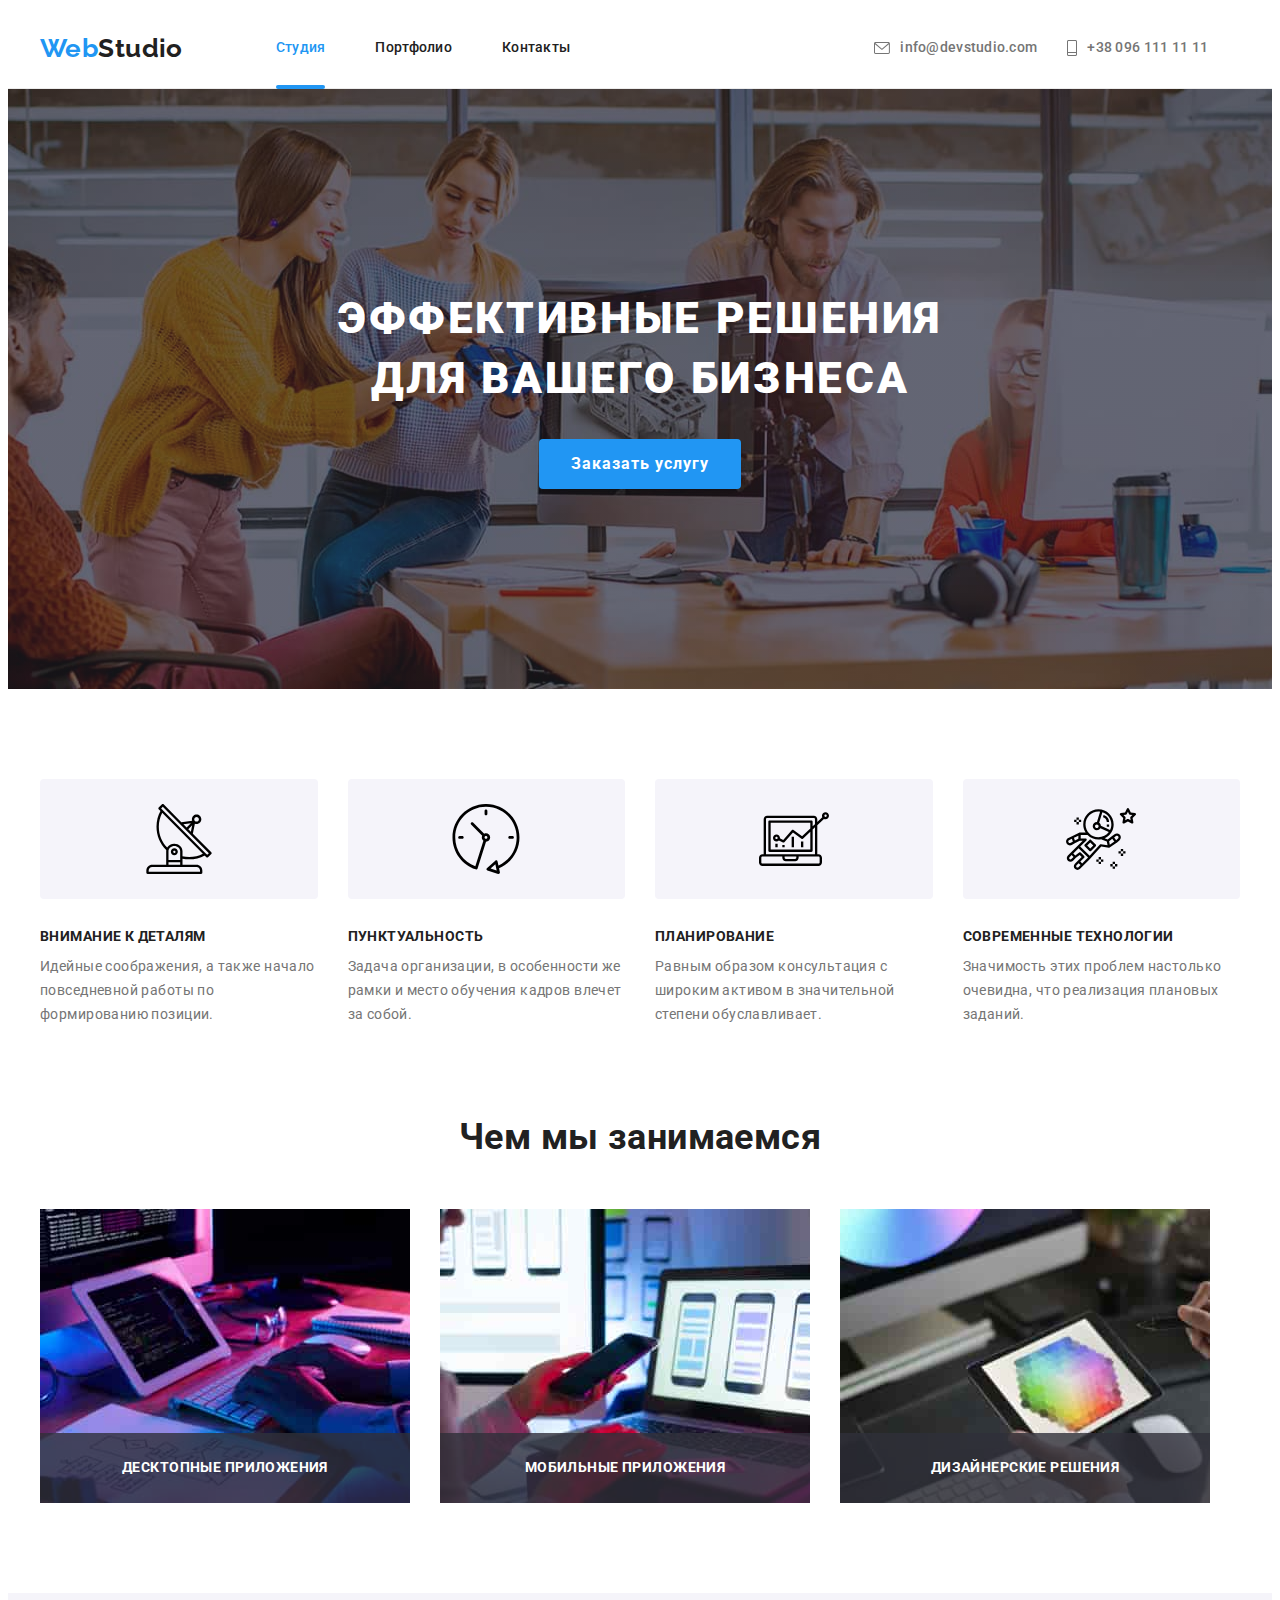
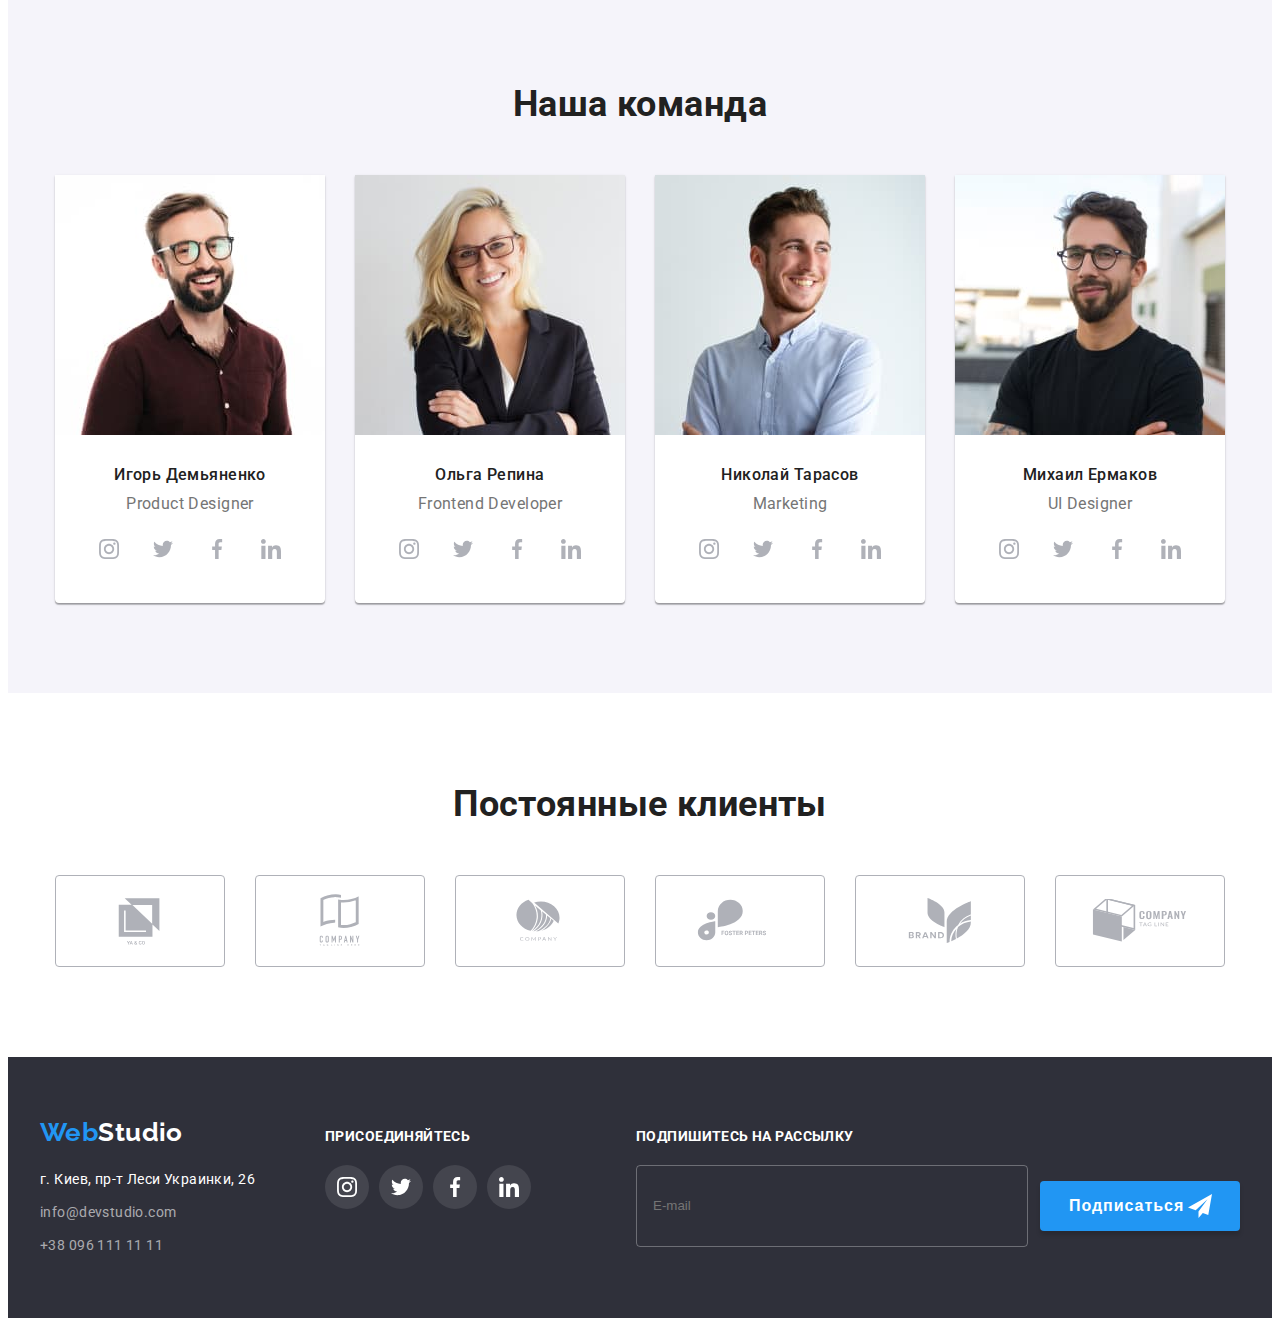
<file: index.html>
<!DOCTYPE html>
<html lang="ru">
<head>
    <meta charset="UTF-8">
    <meta http-equiv="X-UA-Compatible" content="IE=edge">
    <meta name="viewport" content="width=device-width, initial-scale=1.0">    
    <link rel="preconnect" href="https://fonts.googleapis.com">
    <link rel="preconnect" href="https://fonts.gstatic.com" crossorigin>
    <link href="https://fonts.googleapis.com/css2?family=Raleway:wght@700&family=Roboto:wght@400;500;700;900&display=swap"
          rel="stylesheet">    
    <link rel="stylesheet" href="https://cdnjs.cloudflare.com/ajax/libs/modern-normalize/1.1.0/modern-normalize.min.css"
      integrity="sha512-wpPYUAdjBVSE4KJnH1VR1HeZfpl1ub8YT/NKx4PuQ5NmX2tKuGu6U/JRp5y+Y8XG2tV+wKQpNHVUX03MfMFn9Q=="
      crossorigin="anonymous" referrerpolicy="no-referrer"/>
    <link rel="stylesheet" href="./css/main.min.css"/>
    <title>WebStudio</title>
</head>
<body>
                               <!-- /* навигация */ -->
  <header class="header">
    <div class="container header__contact-heder-nav">
      
      <a href="./index.html" class="header__logo-link">Web<span class="header__logo-color">Studio</span></a> 

        <button class="header__button" type="button" data-menu-button aria-controls="mobile-container">
          <svg class="header__button-icon"  width="40" height="40" aria-label="Переключатель мобильного меню">
            <use class="icon-menu-open" href="./images-svg/icon-svg/sprite.svg#icon-open-menu"></use>
            <use class="icon-menu-close" href="./images-svg/icon-svg/sprite.svg#icon-close-menu"></use>
          </svg>
        </button>

     <div class="mobile-container" id="mobile-container" data-menu> 
        <nav class="header__main-nav">
            <ul class="header__site-nav">
                <li class="header__item">
                    <a href="./index.html" class="header__link header__link--active">Студия</a>
                </li>
                <li class="header__item">
                    <a href="./portfolio.html" class="header__link">Портфолио</a>
                </li>
                <li class="header__item">
                    <a href="#" class="header__link">Контакты</a>
                </li>
          </ul>
        </nav>

            <ul class="header__contact-site">
              <li class="header__item">
                <a href="mailto:info@devstudio.com" class="header__contact-link header__contact-link--size" >
                  <svg class="header__icon header__icon--size-mail" width="16" height="12">
                    <use href="./images-svg/icon-svg/sprite.svg#icon-email"></use>
                  </svg> info@devstudio.com</a>
              </li>
              <li class="header__item">
                <a href="tel:+380961111111" class="header__contact-link header__contact-link--size">
                  <svg class="header__icon header__icon--size-phone"  width="10" height="16">
                  <use href="./images-svg/icon-svg/sprite.svg#icon-phone"></use>
                </svg>+38 096 111 11 11</a>
              </li>
          </ul>
            <ul class="header__social-list">
              <li class="header__social-item">
                <a class="header__social-link" href="#">Twitter</a>
              </li>
              <li class="header__social-item">
                <a class="header__social-link" href="#">Instagram</a>
              </li>
              <li class="header__social-item">
                <a class="header__social-link" href="#">Facebook</a>
              </li>
              <li class="header__social-item">
                <a class="header__social-link" href="#">LinkedIn</a>
              </li>
          </ul>
       </div>
    </div>
  </header>

  <main>         
                       <!-- герой-шапка сайта -->
<section class="section hero">  
  <div class="container">
      <h1 class="hero__title">Эффективные решения для вашего бизнеса</h1>
      <button  type="button" class="hero-button" data-modal-open>Заказать услугу</button> 
     
      <div class="backdrop is-hidden" data-modal>   
        <div class="modal">
          <button  class="modal__button-close" data-modal-close type="button">
           <svg class="modal__icon-close" width="11" height="11">
             <use href="./images-svg/icon-svg/sprite.svg#icon-close"></use>
           </svg>
          </button>  
                             <!--модалка-->
          
  
           <form class="form" name="main-form" autocomplete="on" novalidate >
              <h2 class="from__modal-title">Оставьте свои данные, мы вам перезвоним</h2>
             <div class="form__modal">
               <label class="form__modal-lable" for="user-name">Имя</label>
               <div class="form__modal-inner">
                <input class="form__modal-input" id="user-name" type="text" name="user-name" placeholder="">
               <svg class="form__modal-icon" aria-hidden="true">
                <use href="./images-svg/icon-svg/sprite.svg#icon-user-name"></use>
               </svg>
               </div>
             </div>
             <div class="form__modal">
              <label class="form__modal-lable" for="user-tel">Телефон</label>
              <div class="form__modal-inner">
              <input class="form__modal-input" id="user-tel" type="tel" name="user-tel" placeholder="">
               <svg class="form__modal-icon" aria-hidden="true">
                <use href="./images-svg/icon-svg/sprite.svg#icon-user-tel"></use>
              </svg>
             </div>
            </div>
            <div class="form__modal">
              <label class="form__modal-lable" for="user-email">Почта</label>
              <div class="form__modal-inner">
              <input class="form__modal-input" id="user-email" type="email" name="user-email" placeholder="">
              <svg class="form__modal-icon" aria-hidden="true">
                <use href="./images-svg/icon-svg/sprite.svg#icon-user-email"></use>
               </svg>
              </div>
              </div>
              <div class="form__modal">
               <div class="form__modal-inner"> 
                 <label class="form__modal-lable" for="user-coment">Комментарий</label>
                 <textarea class="form__modal-input form__modal-input-textarea" name="user-coment" id="user-coment" rows="10" placeholder="Введите текст"></textarea>
             </div>
            </div>
            <div class="form__modal checkbox">
              <label class="checkbox__lable" for="checkbox">Соглашаюсь с рассылкой и принимаю 
                <a class="form__modal-lable-text" href="#">Условия договора</a>
            
              <input class="checkbox__input visually-hidden" id="checkbox" type="checkbox" name="checkbox" >
              <svg class="checkbox__icon " aria-hidden="true" width="16" height="15">
                <use href="./images-svg/icon-svg/sprite.svg#icon-square"></use>
               </svg>
               <svg class="checkbox__icon checkbox__icon-check" aria-hidden="true" width="16" height="15">
                <use href="./images-svg/icon-svg/sprite.svg#icon-check"></use>
               </svg>
              </label>
              </div>
              <button class="form__modal-button button" type="submit">Отправить</button>
           </form>
        </div>
      </div>
     </div>
</section>
                <!-- /* Преймущество */ -->
<section  class="section advantage">
  <div class="container">
      <h2 class="advantage__title">Преимущество</h2>
     <ul class="advantage__list">
      <li class="features">
        <div class="features__item">
        <svg class="features__icon" width="70" height="70" >
          <use href="./images-svg/icon-svg/sprite.svg#icon-1"  ></use>
        </svg>
      </div>
        <h3 class="features__title">Внимание к деталям</h3>
        <p class="features__text">Идейные соображения, а также начало повседневной работы по формированию позиции.</p>
      </li>
      <li class="item features">
        <div class="features__item">
          <svg class="features__icon" width="70" height="70" >
            <use href="./images-svg/icon-svg/sprite.svg#icon-2"></use>
          </svg>
        </div>
        <h3 class="features__title">Пунктуальность</h3>
        <p class="features__text">Задача организации, в особенности же рамки и место обучения кадров влечет за собой.</p>
      </li>
      <li class="item features">
        <div class="features__item">
          <svg class="features__icon" width="70" height="70">
            <use href="./images-svg/icon-svg/sprite.svg#icon-3"></use>
          </svg>
        </div>
        <h3 class="features__title">Планирование</h3>
        <p class="features__text">Равным образом консультация с широким активом в значительной степени обуславливает.</p>
    </li>   
      <li class="item features">
        <div class="features__item">
          <svg class="features__icon"  width="70" height="70">
            <use href="./images-svg/icon-svg/sprite.svg#icon-4" ></use>
          </svg>
        </div>
        <h3 class="features__title">Современные технологии</h3>
        <p class="features__text">Значимость этих проблем настолько очевидна, что реализация плановых заданий.</p>
      </li>
     </ul>
      </div>
     </section>
    
                      <!-- - /* Чем мы занимаемся */ -->
     <section class="section work">
      <div class="container">
        <h2 class="work__title">Чем мы занимаемся</h2>
      <ul class="work__list">
           <li class="work__images">
            <div class="work__desktop"> 
               <img  src="./images-svg/images-main_page/img1.jpg" width="370" alt="Планирование">
                <p class="work__text">Десктопные приложения</p>
            </div>
          </li>
           <li class="work__images">
             <div  class="work__desktop">
              <img src="./images-svg/images-main_page/img2.jpg" width="370" alt="Внимание к деталям">
               <p class="work__text">Мобильные приложения</p>
            </div>
          </li>
           <li class="work__images">
             <div class="work__desktop">
             <img src="./images-svg/images-main_page/img3.jpg" width="370" alt="Современные технологии">
             <p class="work__text">Дизайнерские решения</p>
             </div>
          </li>
       </ul>
      </div>
     </section>
                      <!-- наша команда -->
     <section class="section team">
        <div class="container">                
       <h2 class="section__title">Наша команда</h2>
    <ul class="team__list">
       <li class="team__border">
         <picture >
          <source srcset="
                  ./images-svg/images-main_page-squoosh/Igor-Demyanenko-450px@1x.jpg 1x,
                  ./images-svg/images-main_page-squoosh/Igor-Demyanenko-450px@2x.jpg 2x
                  " media="(max-width: 767px)" />
          <source srcset="
                  ./images-svg/images-main_page-squoosh/Igor-Demyanenko-354px@1x.jpg 1x,
                  ./images-svg/images-main_page-squoosh/Igor-Demyanenko-354px@2x.jpg 2x
                  " media="(max-width: 1199px)" />
          <source srcset="
                  ./images-svg/images-main_page-squoosh/Igor-Demyanenko-270px@1x.jpg 1x,
                  ./images-svg/images-main_page-squoosh/Igor-Demyanenko-270px@2x.jpg 2x
                  " media="(min-width: 1200px)" />         
         <img class="team__img" src="./images-svg/images-main_page-squoosh/Igor-Demyanenko-450px@1x.jpg" alt="Игорь Демьяненко">
        </picture>
         <h3 class="team__title">Игорь Демьяненко </h3>
         <p class="team__text">Product Designer</p>
         <ul class="team__social"> 
         <li class="social">
          <a class="social__link" href="#">
            <div class="social__item">
            <svg class="social__icon" width="20" height="20" aria-label="Instagram">
              <use href="images-svg/icon-svg/sprite.svg#instagram"></use>
            </svg>
          </div>
          </a>
        </li>
        <li class="social">
          <a class="social__link" href="#">
            <div class="social__item">
            <svg class="social__icon" width="20" height="20"  aria-label="Twitter">
              <use href="images-svg/icon-svg/sprite.svg#twiter"></use>
            </svg>
          </div>
          </a>
        </li>
        <li class="social">
          <a class="social__link" href="#">
            <div class="social__item">
            <svg class="social__icon" width="20" height="20" aria-label="Facebook">
              <use href="images-svg/icon-svg/sprite.svg#facebook"></use>
            </svg>
          </div>
          </a>
        </li>
        <li class="social">
          <a class="social__link" href="#">
            <div class="social__item">
            <svg class="social__icon" width="20" height="20" aria-label="LinkedIn">
              <use href="images-svg/icon-svg/sprite.svg#linkedin"></use>
            </svg>
          </div>
          </a>
        </li>
       </ul>
       <li class="team__border">
          <picture>
            <source srcset="
                  ./images-svg/images-main_page-squoosh/Olga-Repa-450px@1x.jpg 1x,
                  ./images-svg/images-main_page-squoosh/Olga-Repa-450px@2x.jpg 2x
                  " media="(max-width: 767px)" />
            <source srcset="
                  ./images-svg/images-main_page-squoosh/Olga-Repa-354px@1x.jpg 1x,
                  ./images-svg/images-main_page-squoosh/Olga-Repa-354px@2x.jpg 2x
                  " media="(max-width: 1199px)" />
            <source srcset="
                  ./images-svg/images-main_page-squoosh/Olga-Repa-270px@1x.jpg 1x,
                  ./images-svg/images-main_page-squoosh/Olga-Repa-270px@2x.jpg 2x
                  " media="(min-width: 1200px)" />
            <img class="team__img" src="./images-svg/images-main_page-squoosh/Olga-Repa-450px@1x.jpg" alt="Ольга Репина">
          </picture>
         <h3 class="team__title">Ольга Репина</h3>
         <p class="team__text">Frontend Developer</p>
         <ul class="team__social"> 
          <li class="social">
            <a class="social__link" href="#">
              <div class="social__item">
              <svg class="social__icon" width="20" height="20" aria-label="Instagram">
                <use href="images-svg/icon-svg/sprite.svg#instagram"></use>
              </svg>
            </div>
            </a>
          </li>
          <li class="social">
            <a class="social__link" href="#">
              <div class="social__item">
              <svg class="social__icon" width="20" height="20"  aria-label="Twitter">
                <use href="images-svg/icon-svg/sprite.svg#twiter"></use>
              </svg>
            </div>
            </a>
          </li>
          <li class="social">
            <a class="social__link" href="#">
              <div class="social__item">
              <svg class="social__icon" width="20" height="20" aria-label="Facebook">
                <use href="images-svg/icon-svg/sprite.svg#facebook"></use>
              </svg>
            </div>
            </a>
          </li>
          <li class="social">
            <a class="social__link" href="#">
              <div class="social__item">
              <svg class="social__icon" width="20" height="20" aria-label="LinkedIn">
                <use href="images-svg/icon-svg/sprite.svg#linkedin"></use>
              </svg>
            </div>
            </a>
          </li>
        </ul>
       </li>
       <li class="team__border">
          <picture>
            <source srcset="
                  ./images-svg/images-main_page-squoosh/Mukola-Tarasiv-450px@1x.jpg 1x,
                  ./images-svg/images-main_page-squoosh/Mukola-Tarasiv-450px@2x.jpg 2x
                  " media="(max-width: 767px)" />
            <source srcset="
                  ./images-svg/images-main_page-squoosh/Mukola-Tarasiv-354px@1x.jpg 1x,
                  ./images-svg/images-main_page-squoosh/Mukola-Tarasiv-354px@2x.jpg 2x
                  " media="(max-width: 1199px)" />
            <source srcset="
                  ./images-svg/images-main_page-squoosh/Mukola-Tarasiv-270px@1x.jpg 1x,
                  ./images-svg/images-main_page-squoosh/Mukola-Tarasiv-270px@2x.jpg 2x
                  " media="(min-width: 1200px)" />
            <img class="team__img" src="./images-svg/images-main_page-squoosh/Mukola-Tarasiv-450px@1x.jpg" alt="Hиколай Тарасов">
          </picture>
         <h3 class="team__title">Hиколай Тарасов</h3>
         <p class="team__text">Marketing</p>
         <ul class="team__social"> 
          <li class="social">
            <a class="social__link" href="#">
              <div class="social__item">
              <svg class="social__icon" width="20" height="20" aria-label="Instagram">
                <use href="images-svg/icon-svg/sprite.svg#instagram"></use>
              </svg>
            </div>
            </a>
          </li>
          <li class="social">
            <a class="social__link" href="#">
              <div class="social__item">
              <svg class="social__icon" width="20" height="20"  aria-label="Twitter">
                <use href="images-svg/icon-svg/sprite.svg#twiter"></use>
              </svg>
            </div>
            </a>
          </li>
          <li class="social">
            <a class="social__link" href="#">
              <div class="social__item">
              <svg class="social__icon" width="20" height="20" aria-label="Facebook">
                <use href="images-svg/icon-svg/sprite.svg#facebook"></use>
              </svg>
            </div>
            </a>
          </li>
          <li class="social">
            <a class="social__link" href="#">
              <div class="social__item">
              <svg class="social__icon" width="20" height="20" aria-label="LinkedIn">
                <use href="images-svg/icon-svg/sprite.svg#linkedin"></use>
              </svg>
            </div>
            </a>
          </li>
        </ul>
       </li>
       <li class="team__border">
        <picture>
          <source srcset="
              ./images-svg/images-main_page-squoosh/Muhailo-Jarmakov-450px@1x.jpg 1x,
              ./images-svg/images-main_page-squoosh/Muhailo-Jarmakov-450px@2x.jpg 2x
              " media="(max-width: 767px)" />
          <source srcset="
              ./images-svg/images-main_page-squoosh/Muhailo-Jarmakov-354px@1x.jpg 1x,
              ./images-svg/images-main_page-squoosh/Muhailo-Jarmakov-354px@2x.jpg 2x
              " media="(max-width: 1199px)" />
          <source srcset="
              ./images-svg/images-main_page-squoosh/Muhailo-Jarmakov-270px@1x.jpg 1x,
              ./images-svg/images-main_page-squoosh/Muhailo-Jarmakov-270px@2x.jpg 2x
              " media="(min-width: 1200px)" />
          <img class="team__img" src="./images-svg/images-main_page-squoosh/Muhailo-Jarmakov-450px@1x.jpg" alt="Михаил Ермаков">
        </picture>
         <h3 class="team__title"> Михаил Ермаков </h3>
          <p class="team__text">UI Designer</p>
          <ul class="team__social"> 
            <li class="social">
              <a class="social__link" href="#">
                <div class="social__item">
                <svg class="social__icon" width="20" height="20" aria-label="Instagram">
                  <use href="images-svg/icon-svg/sprite.svg#instagram"></use>
                </svg>
              </div>
              </a>
            </li>
            <li class="social">
              <a class="social__link" href="#">
                <div class="social__item">
                <svg class="social__icon" width="20" height="20"  aria-label="Twitter">
                  <use href="images-svg/icon-svg/sprite.svg#twiter"></use>
                </svg>
              </div>
              </a>
            </li>
            <li class="social">
              <a class="social__link" href="#">
                <div class="social__item">
                <svg class="social__icon" width="20" height="20" aria-label="Facebook">
                  <use href="images-svg/icon-svg/sprite.svg#facebook"></use>
                </svg>
              </div>
              </a>
            </li>
            <li class="social">
              <a class="social__link" href="#">
                <div class="social__item">
                <svg class="social__icon" width="20" height="20" aria-label="LinkedIn">
                  <use href="images-svg/icon-svg/sprite.svg#linkedin"></use>
                </svg>
              </div>
              </a>
            </li>
           </ul>
         </li>
       </ul>
      </div>
     </section>
                         <!-- Постоянные клиенты -->
  <section class="clients section">
    <div class="container">
      <h2 class="clients__title">Постоянные клиенты</h2>
      <ul class="clients__list">
        <li class="clients__items">
          <a class="clients__link" href="">
            <svg class="clients__icon" width="106" height="60">
              <use href="./images-svg/icon-svg/sprite.svg#icon-5"></use>
            </svg>
          </a>
        </li>
        <li class="clients__items">
          <a class="clients__link" href="">
            <svg class="clients__icon" width="106" height="60">
              <use href="./images-svg/icon-svg/sprite.svg#icon-6"></use>
            </svg>
          </a>
        </li>
        <li class="clients__items">
          <a class="clients__link" href="">
            <svg class="clients__icon" width="106" height="60">
              <use href="./images-svg/icon-svg/sprite.svg#icon-7"></use>
            </svg>
          </a>
        </li>
        <li class="clients__items">
          <a class="clients__link" href="">
            <svg class="clients__icon" width="106" height="60">
              <use href="./images-svg/icon-svg/sprite.svg#icon-8"></use>
            </svg>
          </a>
        </li>
        <li class="clients__items">
          <a class="clients__link" href="">
            <svg class="clients__icon" width="106" height="60">
              <use href="./images-svg/icon-svg/sprite.svg#icon-9"></use>
            </svg>
          </a>
        </li>
        <li class="clients__items">
          <a class="clients__link" href="">
            <svg class="clients__icon" width="106" height="60">
              <use href="./images-svg/icon-svg/sprite.svg#icon-10"></use>
            </svg>
          </a>
        </li>
      </ul>
    </div>
  </section>
  </main>
                          <!-- футер -->
  <footer class="footer">
   <div class="container">
    <div class="footer__item"> 
      <div class="footer__container-address">
          <a href="#" class="footer__logo-link">Web<span class="footer__logo-color">Studio</span></a>
          <address class="footer__address">
          <ul class="footer__contact">
            <li class="footer__address-contact">
              <a class="footer__address-link" href="#">г. Киев, пр-т Леси Украинки, 26</a>
            </li>
            <li class="footer__address-contact">
              <a class="footer__contact-link" href="mailto:info@devstudio.com">info@devstudio.com</a>
            </li>
            <li class="footer__address-contact">
              <a class="footer__contact-link" href="tel:+380961111111">+38 096 111 11 11</a>
            </li>
          </ul>
      </address>
  </div>
  <div class="footer__join" >
    <p class="footer__join-text">присоединяйтесь</p>
    <ul class="footer__join-social"> 
      <li class="footer__social">
        <a class="footer__link" href="#">
          <div class="footer__social-item">
          <svg class="footer__social-icon" width="20" height="20" aria-label="Instagram">
            <use href="images-svg/icon-svg/sprite.svg#instagram"></use>
          </svg>
        </div>
        </a>
      </li>
      <li class="footer__social">
        <a class="footer__link" href="#">
          <div class="footer__social-item">
          <svg class="footer__social-icon" width="20" height="20"  aria-label="Twitter">
            <use href="images-svg/icon-svg/sprite.svg#twiter"></use>
          </svg>
        </div>
        </a>
      </li>
      <li class="footer__social">
        <a class="footer__link" href="#">
          <div class="footer__social-item">
          <svg class="footer__social-icon" width="20" height="20" aria-label="Facebook">
            <use href="images-svg/icon-svg/sprite.svg#facebook"></use>
          </svg>
        </div>
        </a>
      </li>
      <li class="footer__social">
        <a class="footer__link" href="#">
          <div class="footer__social-item">
          <svg class="footer__social-icon" width="20" height="20" aria-label="LinkedIn">
            <use href="images-svg/icon-svg/sprite.svg#linkedin"></use>
          </svg>
        </div>
        </a>
      </li>
    </ul>
  </div>
   <div class="subscribe">
      <p class="subscribe__title">Подпишитесь на рассылку</p>
      <form class="subscribe__footer">
        <label class="subscribe__footer__label">
          <input class="subscribe__footer__input" type="email" name="email" placeholder="E-mail">
        </label>
        <button class="button-footer" type="submit">Подписаться
          <svg class="button-footer__icon" width="24" height="24">
            <use href="./images-svg/icon-svg/sprite.svg#icon-telegram"></use>
          </svg>
        </button>
      </form>
    </div>
  </div>
</div>
</footer>
<script src="./js/modal.js"></script>
<script src="./js/mobile-menu.js"></script>
</body>
</html>
</file>
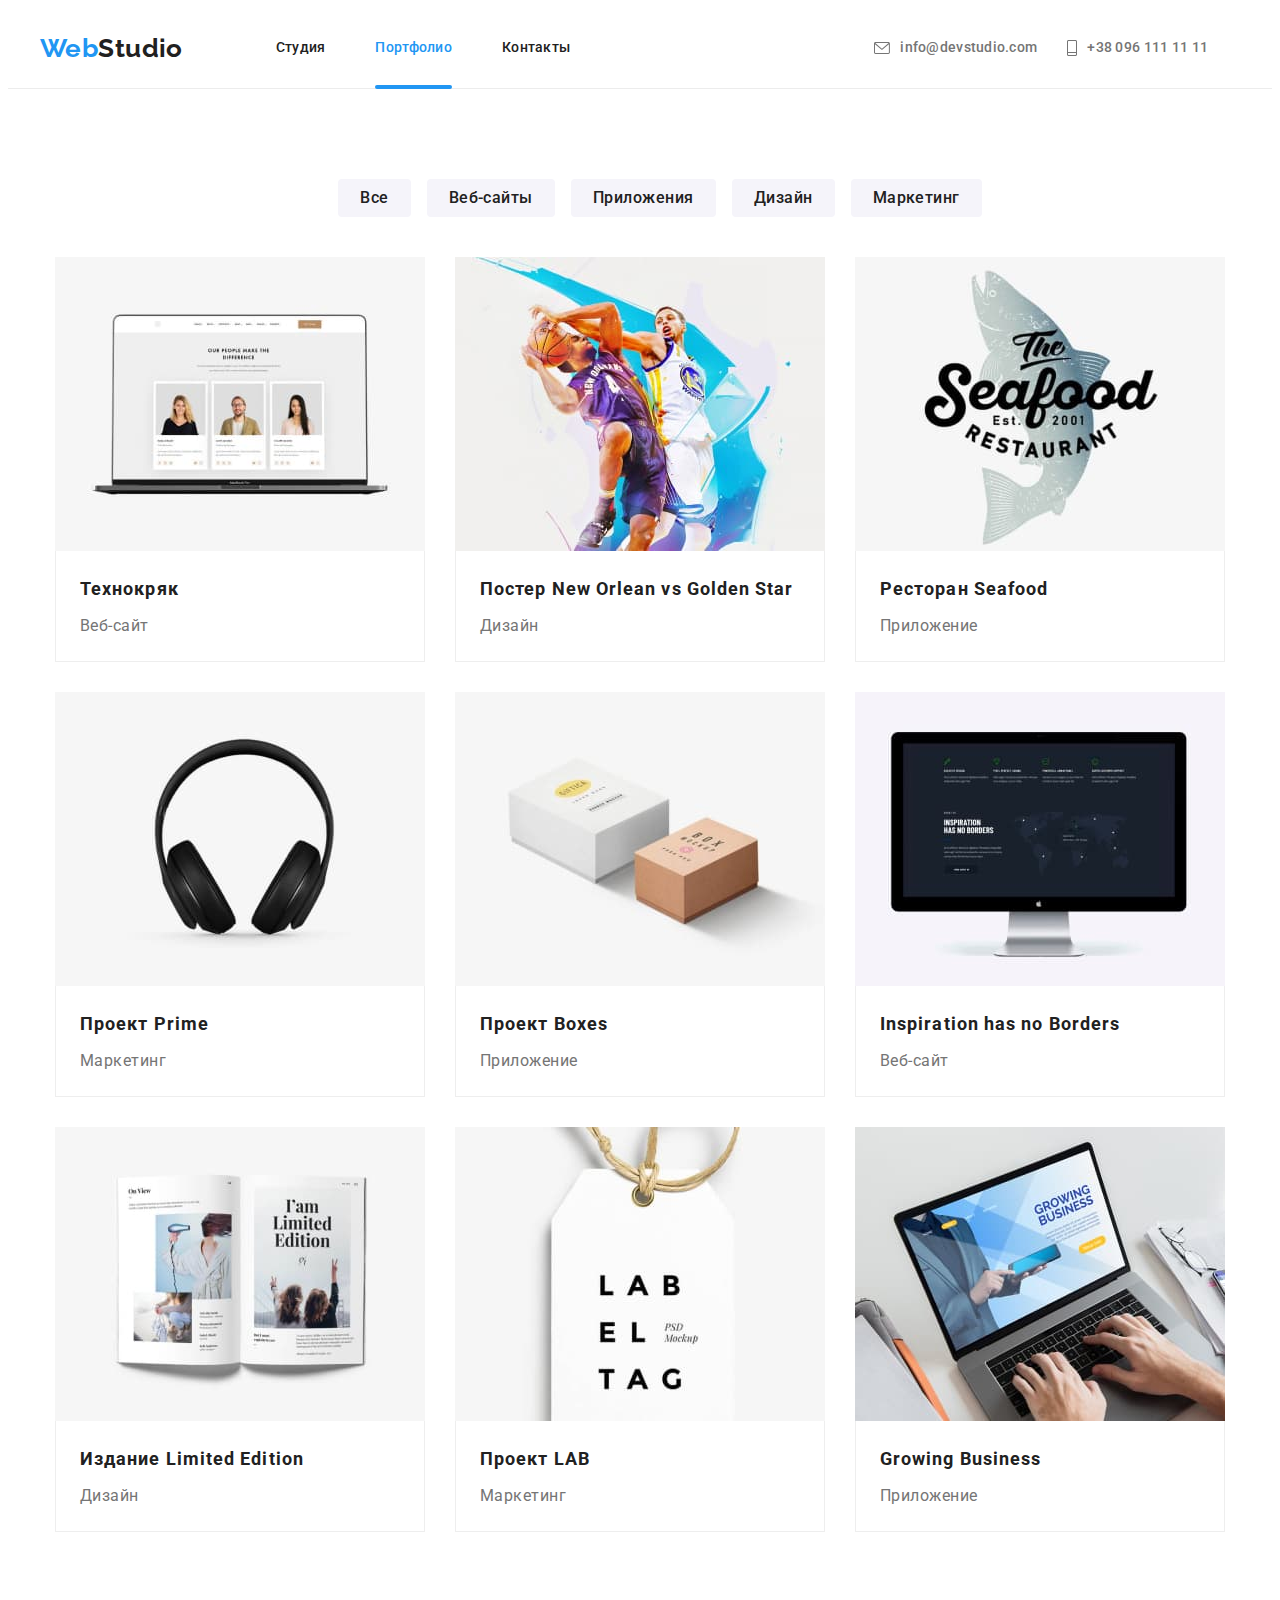
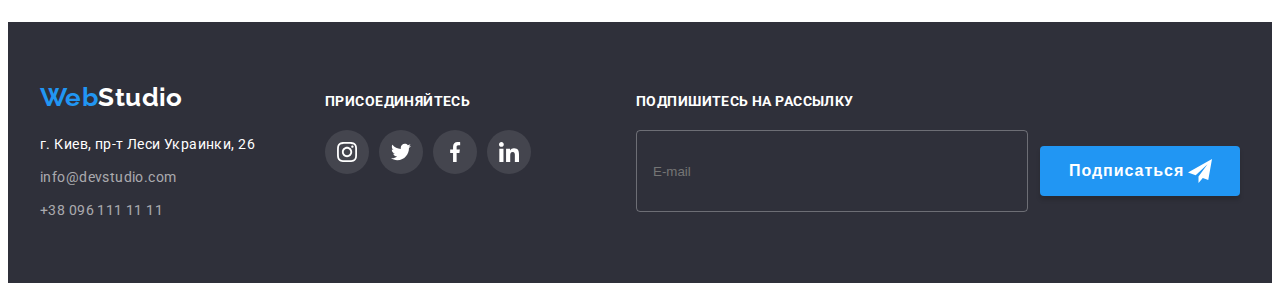
<file: portfolio.html>
<!DOCTYPE html>
<html lang="ru">
<head>
    <meta charset="UTF-8">
    <meta http-equiv="X-UA-Compatible" content="IE=edge">
    <meta name="viewport" content="width=device-width, initial-scale=1.0">    
    <link rel="preconnect" href="https://fonts.googleapis.com">
    <link rel="preconnect" href="https://fonts.gstatic.com" crossorigin>
    <link href="https://fonts.googleapis.com/css2?family=Raleway:wght@700&family=Roboto:wght@400;500;700;900&display=swap"
          rel="stylesheet">    
    <link rel="stylesheet" href="https://cdnjs.cloudflare.com/ajax/libs/modern-normalize/1.1.0/modern-normalize.min.css"
      integrity="sha512-wpPYUAdjBVSE4KJnH1VR1HeZfpl1ub8YT/NKx4PuQ5NmX2tKuGu6U/JRp5y+Y8XG2tV+wKQpNHVUX03MfMFn9Q=="
      crossorigin="anonymous" referrerpolicy="no-referrer"/>
    <link rel="stylesheet" href="./css/main.min.css"/>
    <title>WebStudio</title>
</head>
<body>
     <!-- /* навигация */ -->
    <header class="header">
      <div class="container header__contact-heder-nav">
           <a href="./index.html" class="header__logo-link">Web<span class="header__logo-color">Studio</span></a>
           <button class="header__button" type="button" data-menu-button aria-controls="mobile-container">
          <svg class="header__button-icon" width="40" height="40" aria-label="Переключатель мобильного меню">
            <use class="icon-menu-open" href="./images-svg/icon-svg/sprite.svg#icon-open-menu"></use>
            <use class="icon-menu-close" href="./images-svg/icon-svg/sprite.svg#icon-close-menu"></use>
          </svg>
        </button>
    
        <div class="mobile-container" id="mobile-container" data-menu>
          <nav class="header__main-nav">
            <ul class="header__site-nav">
              <li class="header__item">
                <a href="./index.html" class="header__link ">Студия</a>
              </li>
              <li class="header__item">
                <a href="./portfolio.html" class="header__link header__link--active">Портфолио</a>
              </li>
              <li class="header__item">
                <a href="#" class="header__link">Контакты</a>
              </li>
            </ul>
          </nav>
    
          <ul class="header__contact-site">
            <li class="header__item">
              <a href="mailto:info@devstudio.com" class="header__contact-link header__contact-link--size">
                <svg class="header__icon header__icon--size-mail" width="16" height="12">
                  <use href="./images-svg/icon-svg/sprite.svg#icon-email"></use>
                </svg> info@devstudio.com</a>
            </li>
            <li class="header__item">
              <a href="tel:+380961111111" class="header__contact-link header__contact-link--size">
                <svg class="header__icon header__icon--size-phone" width="10" height="16">
                  <use href="./images-svg/icon-svg/sprite.svg#icon-phone"></use>
                </svg>+38 096 111 11 11</a>
            </li>
          </ul>
          <ul class="header__social-list">
            <li class="header__social-item">
              <a class="header__social-link" href="#">Twitter</a>
            </li>
            <li class="header__social-item">
              <a class="header__social-link" href="#">Instagram</a>
            </li>
            <li class="header__social-item">
              <a class="header__social-link" href="#">Facebook</a>
            </li>
            <li class="header__social-item">
              <a class="header__social-link" href="#">LinkedIn</a>
            </li>
          </ul>
        </div>
      </div>
    </header>

<main>
                   <!-- /* Услуги */ -->
    <section class="section services"> 
        <div class="container">
        <h1 class="servisces__title">Услуги</h1>
        <ul class="servisces__button">
            <li class="servisces__text-button">
                <button type="button" class="servisces__pointer">Все</button>
            </li>
            <li class="servisces__text-button">
                <button type="button" class="servisces__pointer servisces__pointer--current">Веб-сайты</button>
            </li>
            <li class="servisces__text-button">
                <button type="button" class="servisces__pointer">Приложения</button>
            </li>
            <li class="servisces__text-button">
                <button type="button" class="servisces__pointer">Дизайн</button>
            </li>
            <li class="servisces__text-button">
                <button type="button" class="servisces__pointer">Маркетинг</button>
            </li>
       </ul>
      
                    <!-- фото портфоліо -->
                                  
        <ul class="portfolio-project">
            <li class="portfolio__project-list">
                <a class="portfolio__project-item" href="#">
                 <div class="portfolio__project-overlay">
                  <picture>
                    <source srcset="
                                ./images-svg/images-portfolio/img1-450px@1x.jpg 1x,
                                ./images-svg/images-portfolio/img1-450px@2x.jpg 2x
                              " media="(max-width: 767px)" />
                    <source srcset="
                                ./images-svg/images-portfolio/img1-354px@1x.jpg 1x,
                                ./images-svg/images-portfolio/img1-354px@2x.jpg 2x
                              " media="(max-width: 1199px)" />
                    <source srcset="
                                ./images-svg/images-portfolio/img1-370px@1x.jpg 1x,
                                ./images-svg/images-portfolio/img1-370px@2x.jpg 2x
                              " media="(min-width: 1200px)" />
                      <img src="./images-svg/images-portfolio/img1-450px@1x.jpg" alt="Веб сайт Технокряк" />
                  </picture>
                      <div class="portfolio__project-overlay-hover">
                        <p class="portfolio__project-overlay-text">Ресурс предлагает комплексные предложения с разным уровнем функционала и
                            сервисов. Все это позволит посетителю получить исчерпывающие сведения о
                            компании или частном лице.</p>
                        </div>
                 </div>
                 <div class="portfolio-project__inner">
                    <h2 class="portfolio-project__title">Технокряк</h2>
                    <p class="portfolio-project__text">Веб-сайт</p>
                </div>
               </a>
            </li>
            <li class="portfolio__project-list">
                <a class="portfolio__project-item" href="#">
                    <div class="portfolio__project-overlay">
                          <picture>
                          <source srcset="
                                      ./images-svg/images-portfolio/img2-450px@1x.jpg 1x,
                                      ./images-svg/images-portfolio/img2-450px@2x.jpg 2x
                                    " media="(max-width: 767px)" />
                          <source srcset="
                                      ./images-svg/images-portfolio/img2-354px@1x.jpg 1x,
                                      ./images-svg/images-portfolio/img2-354px@2x.jpg 2x
                                    " media="(max-width: 1199px)" />
                          <source srcset="
                                      ./images-svg/images-portfolio/img2-370px@1x.jpg 1x,
                                      ./images-svg/images-portfolio/img2-370px@2x.jpg 2x
                                    " media="(min-width: 1200px)" />
                            <img src="./images-svg/images-portfolio/img2-450px@1x.jpg" alt="Постер новый Арлеан голден стар" />
                          </picture>
                          <div class="portfolio__project-overlay-hover">
                            <p class="portfolio__project-overlay-text">Ресурс предлагает комплексные предложения с разным уровнем функционала и
                              сервисов. Все это позволит посетителю получить исчерпывающие сведения о
                              компании или частном лице.</p>
                          </div>
                     </div>
                  <div class="portfolio-project__inner">
                    <h2 class="portfolio-project__title">Постер New Orlean vs Golden Star</h2>
                    <p class="portfolio-project__text">Дизайн</p>
                </div>
               </a>
              </li>
            <li class="portfolio__project-list">
                <a class="portfolio__project-item" href="#">
                    <div class="portfolio__project-overlay">
                      <picture>
                        <source srcset="
                                    ./images-svg/images-portfolio/img3-450px@1x.jpg 1x,
                                    ./images-svg/images-portfolio/img3-450px@2x.jpg 2x
                                  " media="(max-width: 767px)" />
                        <source srcset="
                                    ./images-svg/images-portfolio/img3-354px@1x.jpg 1x,
                                    ./images-svg/images-portfolio/img3-354px@2x.jpg 2x
                                  " media="(max-width: 1199px)" />
                        <source srcset="
                                    ./images-svg/images-portfolio/img3-370px@1x.jpg 1x,
                                    ./images-svg/images-portfolio/img3-370px@2x.jpg 2x
                                  " media="(min-width: 1200px)" />
                          <img src="./images-svg/images-portfolio/img3-450px@1x.jpg" alt="Постер Ресторан морской еды" />
                      </picture>
                       
                        <div class="portfolio__project-overlay-hover">
                          <p class="portfolio__project-overlay-text">Ресурс предлагает комплексные предложения с разным уровнем функционала и
                            сервисов. Все это позволит посетителю получить исчерпывающие сведения о
                            компании или частном лице.</p>
                        </div>
                     </div>
                 <div class="portfolio-project__inner">
                    <h2 class="portfolio-project__title">Ресторан Seafood</h2>
                    <p class="portfolio-project__text">Приложение</p>
                </div>
               </a>
              </li>
            <li class="portfolio__project-list">
                <a class="portfolio__project-item" href="#">
                    <div class="portfolio__project-overlay">
                      <picture>
                        <source srcset="
                                    ./images-svg/images-portfolio/img4-450px@1x.jpg 1x,
                                    ./images-svg/images-portfolio/img4-450px@2x.jpg 2x
                                  " media="(max-width: 767px)" />
                        <source srcset="
                                    ./images-svg/images-portfolio/img4-354px@1x.jpg 1x,
                                    ./images-svg/images-portfolio/img4-354px@2x.jpg 2x
                                  " media="(max-width: 1199px)" />
                        <source srcset="
                                    ./images-svg/images-portfolio/img4-370px@1x.jpg 1x,
                                    ./images-svg/images-portfolio/img4-370px@2x.jpg 2x
                                  " media="(min-width: 1200px)" />
                           <img src="./images-svg/images-portfolio/img4-450px@1x.jpg" alt="Проект-маркетинг" />
                      </picture>
                       
                        <div class="portfolio__project-overlay-hover">
                          <p class="portfolio__project-overlay-text">Ресурс предлагает комплексные предложения с разным уровнем функционала и
                            сервисов. Все это позволит посетителю получить исчерпывающие сведения о
                            компании или частном лице.</p>
                        </div>
                     </div>
                <div class="portfolio-project__inner">
                    <h2 class="portfolio-project__title">Проект Prime</h2>
                    <p class="portfolio-project__text">Маркетинг</p>
                </div>
               </a>
              </li>
            <li class="portfolio__project-list">
                <a class="portfolio__project-item" href="#">
                    <div class="portfolio__project-overlay">
                      <picture>
                        <source srcset="
                                    ./images-svg/images-portfolio/img5-450px@1x.jpg 1x,
                                    ./images-svg/images-portfolio/img5-450px@2x.jpg 2x
                                  " media="(max-width: 767px)" />
                        <source srcset="
                                    ./images-svg/images-portfolio/img5-354px@1x.jpg 1x,
                                    ./images-svg/images-portfolio/img5-354px@2x.jpg 2x
                                  " media="(max-width: 1199px)" />
                        <source srcset="
                                    ./images-svg/images-portfolio/img5-370px@1x.jpg 1x,
                                    ./images-svg/images-portfolio/img5-370px@2x.jpg 2x
                                  " media="(min-width: 1200px)" />
                        <img src="./images-svg/images-portfolio/img5-450px@1x.jpg" alt="Проект в коробке" />
                      </picture>

                        <div class="portfolio__project-overlay-hover">
                          <p class="portfolio__project-overlay-text">Ресурс предлагает комплексные предложения с разным уровнем функционала и
                            сервисов. Все это позволит посетителю получить исчерпывающие сведения о
                            компании или частном лице.</p>
                        </div>
                     </div>
                <div class="portfolio-project__inner">
                    <h3 class="portfolio-project__title">Проект Boxes</h3>
                    <p class="portfolio-project__text">Приложение</p>
                </div>
               </a>
              </li>
            <li class="portfolio__project-list">
                <a class="portfolio__project-item" href="#">
                    <div class="portfolio__project-overlay">
                      <picture>
                        <source srcset="
                                    ./images-svg/images-portfolio/img6-450px@1x.jpg 1x,
                                    ./images-svg/images-portfolio/img6-450px@2x.jpg 2x
                                  " media="(max-width: 767px)" />
                        <source srcset="
                                    ./images-svg/images-portfolio/img6-354px@1x.jpg 1x,
                                    ./images-svg/images-portfolio/img6-354px@2x.jpg 2x
                                  " media="(max-width: 1199px)" />
                        <source srcset="
                                    ./images-svg/images-portfolio/img6-370px@1x.jpg 1x,
                                    ./images-svg/images-portfolio/img6-370px@2x.jpg 2x
                                  " media="(min-width: 1200px)" />
                         <img src="./images-svg/images-portfolio/img6-450px@1x.jpg" alt="Международный Веб-сайт" />
                      </picture>
                       
                        <div class="portfolio__project-overlay-hover">
                          <p class="portfolio__project-overlay-text">Ресурс предлагает комплексные предложения с разным уровнем функционала и
                            сервисов. Все это позволит посетителю получить исчерпывающие сведения о
                            компании или частном лице.</p>
                        </div>
                     </div>
                <div class="portfolio-project__inner">
                    <h2 class="portfolio-project__title ">Inspiration has no Borders</h2>
                    <p class="portfolio-project__text">Веб-сайт</p>
                 </div>
                </a>
            </li>
            <li class="portfolio__project-list">
                <a class="portfolio__project-item" href="#">
                    <div class="portfolio__project-overlay">
                      <picture>
                        <source srcset="
                                    ./images-svg/images-portfolio/img7-450px@1x.jpg 1x,
                                    ./images-svg/images-portfolio/img7-450px@2x.jpg 2x
                                  " media="(max-width: 767px)" />
                        <source srcset="
                                    ./images-svg/images-portfolio/img7-354px@1x.jpg 1x,
                                    ./images-svg/images-portfolio/img7-354px@2x.jpg 2x
                                  " media="(max-width: 1199px)" />
                        <source srcset="
                                    ./images-svg/images-portfolio/img7-370px@1x.jpg 1x,
                                    ./images-svg/images-portfolio/img7-370px@2x.jpg 2x
                                  " media="(min-width: 1200px)" />
                        <img src="./images-svg/images-portfolio/img7-450px@1x.jpg" alt="Леметированый дизайн" />
                      </picture>

                        <div class="portfolio__project-overlay-hover">
                          <p class="portfolio__project-overlay-text">Ресурс предлагает комплексные предложения с разным уровнем функционала и
                            сервисов. Все это позволит посетителю получить исчерпывающие сведения о
                            компании или частном лице.</p>
                        </div>
                     </div>
                   <div class="portfolio-project__inner">
                      <h2 class="portfolio-project__title">Издание Limited Edition</h2>
                      <p class="portfolio-project__text">Дизайн</p>
                 </div>
                </a>
            </li >
            <li class="portfolio__project-list">
                <a class="portfolio__project-item" href="#">
                    <div class="portfolio__project-overlay">
                      <picture>
                        <source srcset="
                                      ./images-svg/images-portfolio/img8-450px@1x.jpg 1x,
                                      ./images-svg/images-portfolio/img8-450px@2x.jpg 2x
                                    " media="(max-width: 767px)" />
                        <source srcset="
                                      ./images-svg/images-portfolio/img8-354px@1x.jpg 1x,
                                      ./images-svg/images-portfolio/img8-354px@2x.jpg 2x
                                    " media="(max-width: 1199px)" />
                        <source srcset="
                                      ./images-svg/images-portfolio/img8-370px@1x.jpg 1x,
                                      ./images-svg/images-portfolio/img8-370px@2x.jpg 2x
                                    " media="(min-width: 1200px)" />
                             <img src="./images-svg/images-portfolio/img8-450px@1x.jpg" alt="Проектная лабаратория" />
                      </picture>

                        <div class="portfolio__project-overlay-hover">
                          <p class="portfolio__project-overlay-text">Ресурс предлагает комплексные предложения с разным уровнем функционала и
                            сервисов. Все это позволит посетителю получить исчерпывающие сведения о
                            компании или частном лице.</p>
                        </div>
                     </div>
                 <div class="portfolio-project__inner">
                    <h2 class="portfolio-project__title">Проект LAB</h2>
                    <p class="portfolio-project__text">Маркетинг</p>
                </div>
               </a>
              </li>
            <li class="portfolio__project-list">
                <a class="portfolio__project-item" href="#">
                    <div class="portfolio__project-overlay">
                      <picture>
                        <source srcset="
                                      ./images-svg/images-portfolio/img9-450px@1x.jpg 1x,
                                      ./images-svg/images-portfolio/img9-450px@2x.jpg 2x
                                    " media="(max-width: 767px)" />
                        <source srcset="
                                      ./images-svg/images-portfolio/img9-354px@1x.jpg 1x,
                                      ./images-svg/images-portfolio/img9-354px@2x.jpg 2x
                                    " media="(max-width: 1199px)" />
                        <source srcset="
                                      ./images-svg/images-portfolio/img9-370px@1x.jpg 1x,
                                      ./images-svg/images-portfolio/img9-370px@2x.jpg 2x
                                    " media="(min-width: 1200px)" />
                             <img src="./images-svg/images-portfolio/img9-450px@1x.jpg" alt="Продвижение бизнеса" />
                      </picture>

                        <div class="portfolio__project-overlay-hover">
                          <p class="portfolio__project-overlay-text">Ресурс предлагает комплексные предложения с разным уровнем функционала и
                            сервисов. Все это позволит посетителю получить исчерпывающие сведения о
                            компании или частном лице.</p>
                        </div>
                     </div>
                   <div class="portfolio-project__inner">
                    <h2 class="portfolio-project__title">Growing Business</h2>
                    <p class="portfolio-project__text">Приложение</p>
                 </div>
                </a>
            </li>
         </ul>
        
        </div>
    </section>
</main>
    <!-- футер -->
<footer class="footer">
  <div class="container">
    <div class="footer__item">
      <div class="footer__container-address">
        <a href="#" class="footer__logo-link">Web<span class="footer__logo-color">Studio</span></a>
        <address class="footer__address">
          <ul class="footer__contact">
            <li class="footer__address-contact">
              <a class="footer__address-link" href="#">г. Киев, пр-т Леси Украинки, 26</a>
            </li>
            <li class="footer__address-contact">
              <a class="footer__contact-link" href="mailto:info@devstudio.com">info@devstudio.com</a>
            </li>
            <li class="footer__address-contact">
              <a class="footer__contact-link" href="tel:+380961111111">+38 096 111 11 11</a>
            </li>
          </ul>
        </address>
      </div>
      <div class="footer__join">
        <p class="footer__join-text">присоединяйтесь</p>
        <ul class="footer__join-social">
          <li class="footer__social">
            <a class="footer__link" href="#">
              <div class="footer__social-item">
                <svg class="footer__social-icon" width="20" height="20" aria-label="Instagram">
                  <use href="images-svg/icon-svg/sprite.svg#instagram"></use>
                </svg>
              </div>
            </a>
          </li>
          <li class="footer__social">
            <a class="footer__link" href="#">
              <div class="footer__social-item">
                <svg class="footer__social-icon" width="20" height="20" aria-label="Twitter">
                  <use href="images-svg/icon-svg/sprite.svg#twiter"></use>
                </svg>
              </div>
            </a>
          </li>
          <li class="footer__social">
            <a class="footer__link" href="#">
              <div class="footer__social-item">
                <svg class="footer__social-icon" width="20" height="20" aria-label="Facebook">
                  <use href="images-svg/icon-svg/sprite.svg#facebook"></use>
                </svg>
              </div>
            </a>
          </li>
          <li class="footer__social">
            <a class="footer__link" href="#">
              <div class="footer__social-item">
                <svg class="footer__social-icon" width="20" height="20" aria-label="LinkedIn">
                  <use href="images-svg/icon-svg/sprite.svg#linkedin"></use>
                </svg>
              </div>
            </a>
          </li>
        </ul>
      </div>
      <div class="subscribe">
        <p class="subscribe__title">Подпишитесь на рассылку</p>
        <form class="subscribe__footer">
          <label class="subscribe__footer__label">
            <input class="subscribe__footer__input" type="email" name="email" placeholder="E-mail">
          </label>
          <button class="button-footer" type="submit">Подписаться
            <svg class="button-footer__icon" width="24" height="24">
              <use href="./images-svg/icon-svg/sprite.svg#icon-telegram"></use>
            </svg>
          </button>
        </form>
      </div>
    </div>
  </div>
</footer>
  <script src="./js/mobile-menu.js"></script>
</body>
</html>
</file>
<file: css/main.min.css>
:root{--main-title-color: #fff;--primery-text-colot: #212121;--tiele-text-color: #757575;--accent-color: #2196F3;--accent-color-hover: #188CE8;--primery-button-colot: #fff;--logo-header-color: #212121;--logo-footer-color: #fff;--input-color-bacgraund: #fff;--border-header-color: #ECECEC;--form-modal-icon: #212121;--form-modal-lable-text: #2196f3;--form-modal-input-textarea: rgba(117, 117, 117, 0.5);--imput-color-placeholder: #bebebe}body{font-family:"Roboto",sans-serif;font-size:14px;letter-spacing:.03em;background-color:#fff;color:var(--primery-text-colot)}h1,h2,h3,h4,h5,h6,p,ul{margin:0}img{display:block;max-width:100%;height:auto}.section{padding-bottom:90px;padding-top:90px}@media screen and (max-width: 1199px){.section{padding-bottom:60px;padding-top:60px}}.container{margin-left:auto;margin-right:auto;padding-left:15px;padding-right:15px}@media screen and (min-width: 480px){.container{width:480px}}@media screen and (min-width: 768px){.container{width:768px}}@media screen and (min-width: 1200px){.container{width:1200px}}@media screen and (max-width: 479px){.mobile-container{padding:34px 30px}}@media screen and (max-width: 767px){.mobile-container{display:none;position:absolute;position:fixed;top:0;left:0;width:100%;background-color:#fff;text-align:center;padding:48px 40px;z-index:900}}@media screen and (min-width: 768px){.mobile-container{display:-webkit-box;display:-ms-flexbox;display:flex;gap:84px}}@media screen and (min-width: 1200px){.mobile-container{gap:304px}}.mobile-container.is-open{display:-webkit-box;display:-ms-flexbox;display:flex;-webkit-box-orient:vertical;-webkit-box-direction:normal;-ms-flex-direction:column;flex-direction:column;-ms-flex-line-pack:start;align-content:flex-start;-webkit-box-pack:justify;-ms-flex-pack:justify;justify-content:space-between;width:100vw;height:100vh}.advantage__title{width:1px;height:1px;margin:-1px;border:0;padding:0;white-space:nowrap;-webkit-clip-path:inset(100%);clip-path:inset(100%);clip:rect(0 0 0 0);overflow:hidden}.clients__list,.servisces__text-button,.portfolio-project,.footer__join-social,.footer__contact,.team__list,.team__social,.work__list,.advantage__list,.header__site-nav,.header__contact-site,.header__social-list{padding:0;margin:0;list-style:none}.header__contact-link{display:-webkit-box;display:-ms-flexbox;display:flex;-webkit-box-align:center;-ms-flex-align:center;align-items:center}.clients__list,.portfolio-project,.team__list{display:-webkit-box;display:-ms-flexbox;display:flex;-ms-flex-wrap:wrap;flex-wrap:wrap}@media screen and (min-width: 767px){.header__main-nav{margin-left:88px;margin-bottom:0px}}@media screen and (min-width: 1200px){.header__main-nav{margin-left:93px;margin-bottom:0px}}.header{border-bottom:1px solid var(--border-header-color);position:relative}.header__contact-heder-nav{display:-webkit-box;display:-ms-flexbox;display:flex;-webkit-box-align:center;-ms-flex-align:center;align-items:center;min-height:60px}@media screen and (max-width: 767px){.header__contact-heder-nav{width:100%;-webkit-box-pack:justify;-ms-flex-pack:justify;justify-content:space-between}}.header__site-nav{display:-webkit-box;display:-ms-flexbox;display:flex;-webkit-box-orient:vertical;-webkit-box-direction:normal;-ms-flex-direction:column;flex-direction:column;-webkit-box-align:start;-ms-flex-align:start;align-items:flex-start;gap:32px}@media screen and (min-width: 768px){.header__site-nav{-webkit-box-orient:horizontal;-webkit-box-direction:normal;-ms-flex-direction:row;flex-direction:row;gap:50px}}.header__link{font-style:normal;font-weight:500;font-size:40px;line-height:1.17;letter-spacing:.02em;text-decoration:none;padding:16px 0px;-webkit-transition:color 250ms cubic-bezier(0.4, 0, 0.2, 1);transition:color 250ms cubic-bezier(0.4, 0, 0.2, 1);color:var(--title-text-color)}@media screen and (min-width: 768px){.header__link{display:block;position:relative;padding-top:32px;padding-bottom:32px;font-size:14px;line-height:1.14}.header__link--active{color:var(--accent-color)}.header__link--active::after{content:"";position:absolute;bottom:-1px;display:block;width:100%;height:4px;border-radius:2px;background-color:var(--accent-color)}}.header__link:hover,.header__link:focus,.header__link:active{color:var(--accent-color)}.header__social-list{display:-webkit-box;display:-ms-flexbox;display:flex}@media screen and (max-width: 377px){.header__social-list{-ms-flex-wrap:wrap;flex-wrap:wrap;row-gap:10px}}@media screen and (min-width: 768px){.header__social-list{display:none}}.header__social-item:not(:last-child){border-right:1px solid rgba(33,33,33,.2);margin-right:10px}.header__social-link{padding-right:10px;text-decoration:none;color:var(--accent-color)}.header__logo-link{font-family:"Raleway";font-weight:700;font-size:26px;line-height:1.19;text-decoration:none;color:var(--accent-color)}.header__logo-color{color:var(--logo-header-color)}.logo__text--white{color:var(--logo-footer-color)}.logo__footer{display:inline-block;margin-bottom:20px}.header__button{display:-webkit-inline-box;display:-ms-inline-flexbox;display:inline-flex;margin:0;padding:0;border:none;background-color:rgba(0,0,0,0);cursor:pointer;z-index:990}@media screen and (min-width: 768px){.header__button{display:none}}.header__button:hover .icon-menu-close,.header__button:hover .icon-menu-open{fill:var(--accent-color)}.header__button .icon-menu-close{display:none}.header__button.is-open .icon-menu-close{display:block}.header__button.is-open .icon-menu-open{display:none}.header__button.is-open .header__button-icon{display:block;position:fixed;z-index:69;right:15px;top:10px}.header__contact-site{display:-webkit-box;display:-ms-flexbox;display:flex;-webkit-box-orient:vertical;-webkit-box-direction:reverse;-ms-flex-direction:column-reverse;flex-direction:column-reverse}@media screen and (min-width: 768px){.header__contact-site{-webkit-box-orient:vertical;-webkit-box-direction:normal;-ms-flex-direction:column;flex-direction:column;-webkit-box-pack:center;-ms-flex-pack:center;justify-content:center}}@media screen and (min-width: 1200px){.header__contact-site{display:-webkit-box;display:-ms-flexbox;display:flex;-webkit-box-orient:horizontal;-webkit-box-direction:normal;-ms-flex-direction:row;flex-direction:row;gap:30px;-webkit-box-align:center;-ms-flex-align:center;align-items:center}}.header__contact-link{font-weight:500;font-size:24px;font-style:normal;line-height:1.17;letter-spacing:.02em;text-decoration:none;padding:16px 0px;-webkit-transition:color 250ms cubic-bezier(0.4, 0, 0.2, 1);transition:color 250ms cubic-bezier(0.4, 0, 0.2, 1);color:var(--tiele-text-color)}@media screen and (min-width: 768px){.header__contact-link{line-height:1.14;font-size:12px;padding:5px 0px}}@media screen and (min-width: 1200px){.header__contact-link{font-size:14px}}.header__contact-link:hover,.header__contact-link:focus,.header__contact-link:active{color:var(--accent-color)}.header__contact-link--size{font-size:34px}@media screen and (max-width: 377px){.header__contact-link--size{font-size:24px}}@media screen and (min-width: 768px){.header__contact-link--size{font-size:12px}}@media screen and (min-width: 1200px){.header__contact-link--size{font-size:14px}}.header__icon{display:none}@media screen and (min-width: 768px){.header__icon{display:block;fill:currentColor;margin-right:8px}}@media screen and (min-width: 1200px){.header__icon{margin-right:10px}}@media screen and (max-width: 1199px){.header__icon--size-mail{width:14x;height:10px}}@media screen and (min-width: 1200px){.header__icon--size-mail{width:16px;height:12px}}@media screen and (min-width: 1200px){.header__icon--size-phone{width:10px;height:14px}}@media screen and (min-width: 1200px){.header__icon--size-phone{width:10px;height:16px}}.hero{margin-left:auto;margin-right:auto;padding-top:118px;padding-bottom:118px;text-align:center;background-image:-webkit-gradient(linear, left top, right top, from(rgba(47, 48, 58, 0.4)), to(rgba(47, 48, 58, 0.4))),url("../images-svg/hero/hero-backgraund-480px@1x.jpg");background-image:linear-gradient(to right, rgba(47, 48, 58, 0.4), rgba(47, 48, 58, 0.4)),url("../images-svg/hero/hero-backgraund-480px@1x.jpg");background-repeat:no-repeat;background-size:cover;background-position:center;background-color:#2f303a}@media screen and (min-device-pixel-ratio: 2),screen and (-webkit-min-device-pixel-ratio: 2),screen and (min-resolution: 192dpi),screen and (min-resolution: 2dppx){.hero{background-image:-webkit-gradient(linear, left top, right top, from(rgba(47, 48, 58, 0.4)), to(rgba(47, 48, 58, 0.4))),url("../images-svg/hero/hero-backgraund-480px@2x.jpg");background-image:linear-gradient(to right, rgba(47, 48, 58, 0.4), rgba(47, 48, 58, 0.4)),url("../images-svg/hero/hero-backgraund-480px@2x.jpg")}}@media screen and (min-width: 576px){.hero{background-image:-webkit-gradient(linear, left top, right top, from(rgba(47, 48, 58, 0.4)), to(rgba(47, 48, 58, 0.4))),url("../images-svg/hero/hero-backgraund-768px@1x.jpg");background-image:linear-gradient(to right, rgba(47, 48, 58, 0.4), rgba(47, 48, 58, 0.4)),url("../images-svg/hero/hero-backgraund-768px@1x.jpg")}}@media screen and (min-width: 576px)and (min-device-pixel-ratio: 2),screen and (min-width: 576px)and (-webkit-min-device-pixel-ratio: 2),screen and (min-width: 576px)and (min-resolution: 192dpi),screen and (min-width: 576px)and (min-resolution: 2dppx){.hero{background-image:-webkit-gradient(linear, left top, right top, from(rgba(47, 48, 58, 0.4)), to(rgba(47, 48, 58, 0.4))),url("../images-svg/hero/hero-backgraund-768px@2x.jpg");background-image:linear-gradient(to right, rgba(47, 48, 58, 0.4), rgba(47, 48, 58, 0.4)),url("../images-svg/hero/hero-backgraund-768px@2x.jpg")}}@media screen and (min-width: 1200px){.hero{padding-top:200px;padding-bottom:200px;max-width:1600px;background-image:-webkit-gradient(linear, left top, right top, from(rgba(47, 48, 58, 0.4)), to(rgba(47, 48, 58, 0.4))),url("../images-svg/hero/hero-backgraund-1600px@1x.jpg");background-image:linear-gradient(to right, rgba(47, 48, 58, 0.4), rgba(47, 48, 58, 0.4)),url("../images-svg/hero/hero-backgraund-1600px@1x.jpg")}}@media screen and (min-width: 1200px)and (min-device-pixel-ratio: 2),screen and (min-width: 1200px)and (-webkit-min-device-pixel-ratio: 2),screen and (min-width: 1200px)and (min-resolution: 192dpi),screen and (min-width: 1200px)and (min-resolution: 2dppx){.hero{background-image:-webkit-gradient(linear, left top, right top, from(rgba(47, 48, 58, 0.4)), to(rgba(47, 48, 58, 0.4))),url("../images-svg/hero/hero-backgraund-1600px@2x.jpg");background-image:linear-gradient(to right, rgba(47, 48, 58, 0.4), rgba(47, 48, 58, 0.4)),url("../images-svg/hero/hero-backgraund-1600px@2x.jpg")}}.hero__title{margin-bottom:30px;color:#fff;font-weight:900;font-size:26px;line-height:1.62;letter-spacing:.06em;text-transform:uppercase}@media screen and (min-width: 768px){.hero__title{max-width:360px;margin-left:auto;margin-right:auto}}@media screen and (min-width: 1200px){.hero__title{max-width:696px;font-size:44px;line-height:1.36}}.hero-button{padding:10px 32px;font-family:inherit;font-weight:700;font-size:16px;line-height:1.88;text-align:center;letter-spacing:.06em;cursor:pointer;color:#fff;background:var(--accent-color);-webkit-box-shadow:0px 4px 4px rgba(0,0,0,.15);box-shadow:0px 4px 4px rgba(0,0,0,.15);border-radius:4px;border:none;-webkit-transition:background-color 250ms cubic-bezier(0.4, 0, 0.2, 1);transition:background-color 250ms cubic-bezier(0.4, 0, 0.2, 1)}.hero-button:hover,.hero-button:focus,.hero-button:active{background-color:var(--accent-color-hover)}.modal{cursor:pointer;position:absolute;top:50%;left:50%;padding:40px;overflow-y:auto;-webkit-transform:translate(-50%, -50%) scale(1);transform:translate(-50%, -50%) scale(1);background-color:#fff;-webkit-box-shadow:0px 1px 3px rgba(0,0,0,.12),0px 1px 1px rgba(0,0,0,.14),0px 2px 1px rgba(0,0,0,.2);box-shadow:0px 1px 3px rgba(0,0,0,.12),0px 1px 1px rgba(0,0,0,.14),0px 2px 1px rgba(0,0,0,.2);border-radius:4px;-webkit-transition-duration:250ms;transition-duration:250ms;-webkit-transition-timing-function:cubic-bezier(0.4, 0, 0.2, 1);transition-timing-function:cubic-bezier(0.4, 0, 0.2, 1)}@media screen and (max-width: 479px){.modal{padding:15px;width:calc(100% - 20px)}}@media screen and (min-width: 480px)and (max-width: 1199px){.modal{width:450px}}.modal__button-close{cursor:pointer;position:absolute;top:8px;right:8px;width:30px;height:30px;border-radius:50%;background:#fff;border:1px solid rgba(0,0,0,.1);-webkit-transition:color 250ms cubic-bezier(0.4, 0, 0.2, 1);transition:color 250ms cubic-bezier(0.4, 0, 0.2, 1)}.modal__icon-close:focus,.modal__icon-close:hover{fill:#2196f3}.modal__icon-close{position:absolute;top:8px;right:8px;width:11px;height:11px;fill:#212121;-webkit-transition-duration:250ms;transition-duration:250ms;-webkit-transition-timing-function:cubic-bezier(0.4, 0, 0.2, 1);transition-timing-function:cubic-bezier(0.4, 0, 0.2, 1)}.form__modal-title{font-family:"Roboto";font-style:normal;font-weight:700;font-size:20px;line-height:1.15;text-align:center;letter-spacing:.03em;color:var(--primery-text-colot);margin-bottom:30px}.form{display:-webkit-box;display:-ms-flexbox;display:flex;-webkit-box-orient:vertical;-webkit-box-direction:normal;-ms-flex-direction:column;flex-direction:column;-webkit-box-align:center;-ms-flex-align:center;align-items:center}.form__modal{margin-bottom:10px;width:100%}.form__modal-lable{text-align:left;display:block;font-family:"Roboto";font-style:normal;font-weight:400;font-size:12px;line-height:1.16;letter-spacing:.03em;color:var(--tiele-text-color);margin-bottom:4px}.form__modal-lable-text{padding-left:.3rem;font-size:12px;line-height:1.17;text-decoration:underline;-webkit-text-decoration-skip-ink:none;text-decoration-skip-ink:none;color:var(--form-modal-lable-text)}@media screen and (min-width: 1200px){.form__modal-lable-text{font-size:14px;line-height:1.17}}.form__modal-input::-webkit-input-placeholder{color:var(--imput-color-placeholder)}.form__modal-input::-moz-placeholder{color:var(--imput-color-placeholder)}.form__modal-input:-ms-input-placeholder{color:var(--imput-color-placeholder)}.form__modal-input::-ms-input-placeholder{color:var(--imput-color-placeholder)}.form__modal-input::placeholder{color:var(--imput-color-placeholder)}.form__modal-input{width:100%;height:40px;padding:12px 42px;background:var(--input-color-bacgraund);border:1px solid rgba(33,33,33,.2);border-radius:4px;-webkit-transition-duration:250ms;transition-duration:250ms;-webkit-transition-timing-function:cubic-bezier(0.4, 0, 0.2, 1);transition-timing-function:cubic-bezier(0.4, 0, 0.2, 1);outline:none}.form__modal-input-textarea{padding:12px 16px;height:120px;font-size:14px;line-height:1.14;letter-spacing:.01em;resize:none}.form__modal-input:focus{border:1px solid #2196f3;border-radius:4px}.form__modal-input:focus+.form__modal-icon{fill:#2196f3}.form__modal-inner{position:relative}.form__modal-icon{position:absolute;left:15px;top:50%;-webkit-transform:translateY(-50%);transform:translateY(-50%);width:18px;height:18px;color:var(--form-modal-icon);-webkit-transition-duration:250ms;transition-duration:250ms;-webkit-transition-timing-function:cubic-bezier(0.4, 0, 0.2, 1);transition-timing-function:cubic-bezier(0.4, 0, 0.2, 1)}.form__modal-button{cursor:pointer;color:#fff;background-color:#2196f3;font-style:normal;font-weight:700;font-size:16px;line-height:1.8;letter-spacing:.06em;width:200px;height:50px;border:none;-webkit-box-shadow:0px 4px 4px rgba(0,0,0,.15);box-shadow:0px 4px 4px rgba(0,0,0,.15);border-radius:4px;-webkit-transition-duration:250ms;transition-duration:250ms;-webkit-transition-timing-function:cubic-bezier(0.4, 0, 0.2, 1);transition-timing-function:cubic-bezier(0.4, 0, 0.2, 1)}.backdrop{position:fixed;top:0;left:0;width:100%;height:100%;display:-webkit-box;display:-ms-flexbox;display:flex;-webkit-box-pack:center;-ms-flex-pack:center;justify-content:center;-webkit-box-align:center;-ms-flex-align:center;align-items:center;opacity:1;z-index:1;-webkit-transition-duration:250ms;transition-duration:250ms;-webkit-transition-timing-function:cubic-bezier(0.4, 0, 0.2, 1);transition-timing-function:cubic-bezier(0.4, 0, 0.2, 1)}.backdrop.is-hidden{opacity:0;pointer-events:none;visibility:hidden}.backdrop.is-hidden .modal{-webkit-transform:translate(-50%, -50%) scale(2);transform:translate(-50%, -50%) scale(2)}.button:hover,.button:focus{color:var(--primery-button-colot);background-color:#188ce8;-webkit-box-shadow:0px 3px 1px rgba(0,0,0,.1),0px 1px 2px rgba(0,0,0,.08),0px 2px 2px rgba(0,0,0,.12);box-shadow:0px 3px 1px rgba(0,0,0,.1),0px 1px 2px rgba(0,0,0,.08),0px 2px 2px rgba(0,0,0,.12);border-radius:4px}@media screen and (min-width: 768px){.advantage__list{display:-webkit-box;display:-ms-flexbox;display:flex;-ms-flex-wrap:wrap;flex-wrap:wrap;margin:-15px}}@media screen and (min-width: 768px){.features{width:calc((100% - 60px)/2);margin:15px}}@media screen and (min-width: 1200px){.features{width:calc((100% - 120px)/4);margin:15px}}@media screen and (max-width: 767px){.features:not(:last-child){margin-bottom:30px}}.features__title{margin-bottom:10px;font-weight:700;font-size:14px;line-height:1.14;text-transform:uppercase}@media screen and (max-width: 767px){.features__title{text-align:center}}.features__text{font-size:14px;line-height:1.71;color:var(--tiele-text-color)}.features__item{display:-webkit-box;display:-ms-flexbox;display:flex;-webkit-box-pack:center;-ms-flex-pack:center;justify-content:center;-webkit-box-align:center;-ms-flex-align:center;align-items:center;max-width:100%;height:120px;margin-bottom:30px;background:#f5f4fa;border-radius:4px}.work{padding-top:0}.work__list{display:-webkit-box;display:-ms-flexbox;display:flex}.work__images{position:relative;margin-right:30px}.work__images:nth-child(3n){margin-right:0}.work__text{position:absolute;bottom:0;display:-webkit-box;display:-ms-flexbox;display:flex;height:70px;width:100%;-webkit-box-pack:center;-ms-flex-pack:center;justify-content:center;-webkit-box-align:center;-ms-flex-align:center;align-items:center;font-weight:700;font-size:14px;line-height:1.14;text-align:center;letter-spacing:.03em;text-transform:uppercase;color:#fff;background:rgba(47,48,58,.8)}@media screen and (max-width: 1199px){.work{display:none}}.team{background:#f5f4fa}.team__list{-webkit-box-pack:center;-ms-flex-pack:center;justify-content:center;gap:30px}.team__list .team__border{width:450px;background:#fff;-webkit-box-shadow:0px 1px 3px rgba(0,0,0,.12),0px 1px 1px rgba(0,0,0,.14),0px 2px 1px rgba(0,0,0,.2);box-shadow:0px 1px 3px rgba(0,0,0,.12),0px 1px 1px rgba(0,0,0,.14),0px 2px 1px rgba(0,0,0,.2);border-radius:0px 0px 4px 4px}@media screen and (min-width: 768px){.team__list .team__border{width:354px}}@media screen and (min-width: 1200px){.team__list .team__border{width:270px}}.team__list .team__title{font-weight:500;margin-top:30px;margin-bottom:10px;font-size:16px;line-height:1.19;text-align:center}.team__list .team__text{margin-bottom:16px;font-size:16px;line-height:1.19;text-align:center;color:var(--tiele-text-color)}.team__social{display:-webkit-box;display:-ms-flexbox;display:flex;-webkit-box-pack:center;-ms-flex-pack:center;justify-content:center;margin-bottom:30px}.social__link{display:-webkit-box;display:-ms-flexbox;display:flex;-webkit-box-pack:center;-ms-flex-pack:center;justify-content:center;-webkit-box-align:center;-ms-flex-align:center;align-items:center;width:44px;height:44px;border-radius:50%;background-color:rgba(0,0,0,0);-webkit-transition:background-color 250ms cubic-bezier(0.4, 0, 0.2, 1),-webkit-filter 250ms cubic-bezier(0.4, 0, 0.2, 1);transition:background-color 250ms cubic-bezier(0.4, 0, 0.2, 1),-webkit-filter 250ms cubic-bezier(0.4, 0, 0.2, 1);transition:background-color 250ms cubic-bezier(0.4, 0, 0.2, 1),filter 250ms cubic-bezier(0.4, 0, 0.2, 1);transition:background-color 250ms cubic-bezier(0.4, 0, 0.2, 1),filter 250ms cubic-bezier(0.4, 0, 0.2, 1),-webkit-filter 250ms cubic-bezier(0.4, 0, 0.2, 1)}.social__link:hover,.social__link:focus,.social__link:active{background:var(--accent-color);-webkit-filter:drop-shadow(0px 4px 4px rgba(0, 0, 0, 0.25));filter:drop-shadow(0px 4px 4px rgba(0, 0, 0, 0.25))}.social__link:hover .social__icon,.social__link:focus .social__icon,.social__link:active .social__icon{fill:#fff}.social__icon{fill:#afb1b8;-webkit-transition:fill 250ms cubic-bezier(0.4, 0, 0.2, 1);transition:fill 250ms cubic-bezier(0.4, 0, 0.2, 1)}.team__social .social+.social{margin-left:10px}.footer__logo-link{font-family:"Raleway";font-weight:700;font-size:26px;line-height:1.19;display:inline-block;margin-bottom:20px;text-decoration:none;color:var(--accent-color)}.footer__logo-color{color:var(--logo-footer-color)}.footer{padding-top:60px;padding-bottom:60px;background-color:#2f303a}@media screen and (max-width: 1199px){.footer__item{display:-webkit-box;display:-ms-flexbox;display:flex;-ms-flex-wrap:wrap;flex-wrap:wrap;-webkit-box-pack:center;-ms-flex-pack:center;justify-content:center;-webkit-box-align:baseline;-ms-flex-align:baseline;align-items:baseline;-webkit-column-gap:165px;-moz-column-gap:165px;column-gap:165px}}@media screen and (min-width: 1200px){.footer__item{display:-webkit-box;display:-ms-flexbox;display:flex;-ms-flex-wrap:nowrap;flex-wrap:nowrap;-webkit-box-align:baseline;-ms-flex-align:baseline;align-items:baseline}}.footer__address-contact{margin-bottom:9px}.footer__address-contact:last-child{margin-bottom:0}.footer__contact{display:inline-block}.footer__address-link{margin-bottom:9px;text-decoration:none;font-style:normal;font-size:14px;line-height:1.71;color:#fff}.footer__contact-link{display:inline-block;font-style:normal;font-size:14px;line-height:1.71;text-decoration:none;color:rgba(255,255,255,.6);-webkit-transition:color 250ms cubic-bezier(0.4, 0, 0.2, 1);transition:color 250ms cubic-bezier(0.4, 0, 0.2, 1)}.footer__contact-link:hover,.footer__contact-link:focus,.footer__contact-link:active{color:var(--accent-color)}.footer__join-text{font-weight:700;font-size:14px;line-height:1.14;letter-spacing:.03em;text-transform:uppercase;color:#fff;margin-bottom:20px}.footer__container-address{text-align:center}@media screen and (min-width: 1200px){.footer__container-address{text-align:left;margin-right:70px}}@media screen and (max-width: 1199px){.footer__container-address{margin-bottom:60px}}.footer__join{display:-webkit-box;display:-ms-flexbox;display:flex;-webkit-box-orient:vertical;-webkit-box-direction:normal;-ms-flex-direction:column;flex-direction:column;-webkit-box-align:center;-ms-flex-align:center;align-items:center;margin-bottom:60px}@media screen and (min-width: 768px){.footer__join{margin-bottom:0}}@media screen and (min-width: 1200px){.footer__join{-webkit-box-align:start;-ms-flex-align:start;align-items:flex-start}}.footer__join-social{display:-webkit-box;display:-ms-flexbox;display:flex}.footer__join-social .footer__social+.footer__social{margin-left:10px}.footer__social-item{display:-webkit-box;display:-ms-flexbox;display:flex;-webkit-box-pack:center;-ms-flex-pack:center;justify-content:center;-webkit-box-align:center;-ms-flex-align:center;align-items:center;width:44px;height:44px}.footer__link{display:inline-block;width:44px;height:44px;border-radius:50%;background-color:rgba(255,255,255,.1);-webkit-transition:background-color 250ms cubic-bezier(0.4, 0, 0.2, 1);transition:background-color 250ms cubic-bezier(0.4, 0, 0.2, 1)}.footer__link:hover,.footer__link:focus,.footer__link:active{background-color:var(--accent-color)}.footer__social-icon{display:block;margin:auto;height:100%;fill:#fff}.servisces__title{display:none}.servisces__button{-webkit-box-pack:center;-ms-flex-pack:center;justify-content:center;display:-webkit-box;display:-ms-flexbox;display:flex;margin-bottom:50px}.servisces__text-button{margin-right:8px}.services .servisces__pointer:hover,.services .servisces__pointer:focus{color:var(--primery-button-colot);background-color:#2196f3;-webkit-box-shadow:0px 3px 1px rgba(0,0,0,.1),0px 1px 2px rgba(0,0,0,.08),0px 2px 2px rgba(0,0,0,.12);box-shadow:0px 3px 1px rgba(0,0,0,.1),0px 1px 2px rgba(0,0,0,.08),0px 2px 2px rgba(0,0,0,.12);border-radius:4px}.servisces__pointer{cursor:pointer;color:var(--primery-text-colot);background-color:#f5f4fa;padding-top:6px;padding-right:22px;padding-bottom:6px;padding-left:22px;font-weight:500;font-size:16px;line-height:1.62;letter-spacing:.03em;border-radius:4px;border:none;-webkit-transition-duration:250ms;transition-duration:250ms;-webkit-transition-timing-function:cubic-bezier(0.4, 0, 0.2, 1);transition-timing-function:cubic-bezier(0.4, 0, 0.2, 1)}.service .title{font-weight:700;font-size:18px;line-height:3;letter-spacing:.06em}.servisces__button{list-style-type:none;display:-webkit-box;display:-ms-flexbox;display:flex;-ms-flex-wrap:wrap;flex-wrap:wrap;margin-bottom:40px;gap:8px}@media screen and (min-width: 768px){.servisces__button{-webkit-box-pack:center;-ms-flex-pack:center;justify-content:center}}.servisces__text-button{margin-right:8px}.servisces__text-button:nth-child(5n){margin-right:0}.servisces__pointer{padding:6px 22px;font-family:inherit;font-weight:500;font-size:16px;line-height:1.62;text-align:center;cursor:pointer;background:#f5f4fa;border-radius:4px;border:none;-webkit-transition:background-color 250ms cubic-bezier(0.4, 0, 0.2, 1),color 250ms cubic-bezier(0.4, 0, 0.2, 1),-webkit-box-shadow 250ms cubic-bezier(0.4, 0, 0.2, 1);transition:background-color 250ms cubic-bezier(0.4, 0, 0.2, 1),color 250ms cubic-bezier(0.4, 0, 0.2, 1),-webkit-box-shadow 250ms cubic-bezier(0.4, 0, 0.2, 1);transition:background-color 250ms cubic-bezier(0.4, 0, 0.2, 1),color 250ms cubic-bezier(0.4, 0, 0.2, 1),box-shadow 250ms cubic-bezier(0.4, 0, 0.2, 1);transition:background-color 250ms cubic-bezier(0.4, 0, 0.2, 1),color 250ms cubic-bezier(0.4, 0, 0.2, 1),box-shadow 250ms cubic-bezier(0.4, 0, 0.2, 1),-webkit-box-shadow 250ms cubic-bezier(0.4, 0, 0.2, 1)}.servisces__pointer:hover,.servisces__pointer:focus,.servisces__pointer:active{background-color:var(--accent-color);color:#fff;-webkit-box-shadow:0px 3px 1px rgba(0,0,0,.1),0px 1px 2px rgba(0,0,0,.08),0px 2px 2px rgba(0,0,0,.12);box-shadow:0px 3px 1px rgba(0,0,0,.1),0px 1px 2px rgba(0,0,0,.08),0px 2px 2px rgba(0,0,0,.12)}.portfolio-project{gap:30px}@media screen and (min-width: 1200px){.portfolio-project{-webkit-box-pack:center;-ms-flex-pack:center;justify-content:center}}.portfolio-project__inner{padding:20px 24px;-webkit-box-flex:1;-ms-flex-positive:1;flex-grow:1;border-left:1px solid #eee;border-right:1px solid #eee;border-bottom:1px solid #eee}@media screen and (min-width: 768px){.portfolio-project__inner{padding:20px 24px}}@media screen and (min-width: 768px)and (max-width: 1199px){.portfolio-project__inner--height{padding-bottom:56px}}.portfolio-project__title{margin-bottom:4px;font-weight:700;font-size:18px;line-height:2;letter-spacing:.06em}.portfolio-project__text{display:-webkit-box;display:-ms-flexbox;display:flex;font-size:16px;line-height:1.88;letter-spacing:.03em;color:var(--tiele-text-color)}.portfolio__project-list{display:-webkit-box;display:-ms-flexbox;display:flex;-webkit-box-orient:vertical;-webkit-box-direction:normal;-ms-flex-direction:column;flex-direction:column;display:inline-block;width:450px;background:#fff}@media screen and (min-width: 768px){.portfolio__project-list{width:354px}}@media screen and (min-width: 1200px){.portfolio__project-list{width:370px}}.portfolio__project-item{display:-webkit-box;display:-ms-flexbox;display:flex;height:100%;-webkit-box-orient:vertical;-webkit-box-direction:normal;-ms-flex-direction:column;flex-direction:column;text-decoration:none;color:var(--title-text-color)}.portfolio__project-item:hover{outline:none;cursor:pointer;-webkit-box-shadow:0px 1px 1px rgba(0,0,0,.12),0px 4px 4px rgba(0,0,0,.06),1px 4px 6px rgba(0,0,0,.16);box-shadow:0px 1px 1px rgba(0,0,0,.12),0px 4px 4px rgba(0,0,0,.06),1px 4px 6px rgba(0,0,0,.16);-webkit-transition-property:color,background-color,border,-webkit-box-shadow;transition-property:color,background-color,border,-webkit-box-shadow;transition-property:color,background-color,box-shadow,border;transition-property:color,background-color,box-shadow,border,-webkit-box-shadow;-webkit-transition-duration:250ms;transition-duration:250ms;-webkit-transition-timing-function:cubic-bezier(0.4, 0, 0.2, 1);transition-timing-function:cubic-bezier(0.4, 0, 0.2, 1)}.portfolio__project-overlay{overflow:hidden;position:relative}.portfolio__project-overlay-hover{width:100%;height:100%;position:absolute;top:0;left:0;-webkit-transform:translateY(101%);transform:translateY(101%);-webkit-transition-property:-webkit-transform;transition-property:-webkit-transform;transition-property:transform;transition-property:transform, -webkit-transform;-webkit-transition-duration:250ms;transition-duration:250ms;-webkit-transition-timing-function:cubic-bezier(0.4, 0, 0.2, 1);transition-timing-function:cubic-bezier(0.4, 0, 0.2, 1)}.portfolio__project-overlay-text{width:100%;height:100%;font-weight:400;font-size:18px;line-height:1.56;letter-spacing:.03em;color:#fff;padding:73px 24px;background:rgba(33,150,243,.9)}@media screen and (max-width: 320px){.portfolio__project-overlay-text{padding:12px 12px;font-size:12px}}@media screen and (min-width: 375px){.portfolio__project-overlay-text{padding:24px 24px;font-size:18px}}@media screen and (min-width: 375px){.portfolio__project-overlay-text{padding:49px 24px}}@media screen and (min-width: 1200px){.portfolio__project-overlay-text{padding:63px 24px}}.portfolio__project-item:hover .portfolio__project-overlay-hover{-webkit-transform:translateY(0);transform:translateY(0)}.portfolio__project-list .portfolio__project-item:hover,.portfolio__project-list .portfolio__project-item:focus{-webkit-box-shadow:0px 1px 1px rgba(0,0,0,.12),0px 4px 4px rgba(0,0,0,.06),1px 4px 6px rgba(0,0,0,.16);box-shadow:0px 1px 1px rgba(0,0,0,.12),0px 4px 4px rgba(0,0,0,.06),1px 4px 6px rgba(0,0,0,.16);-webkit-transition-duration:250ms;transition-duration:250ms;-webkit-transition-timing-function:cubic-bezier(0.4, 0, 0.2, 1);transition-timing-function:cubic-bezier(0.4, 0, 0.2, 1)}.portfolio__project-overlay{position:relative;overflow:hidden}.portfolio__project-overlay:hover .portfolio__project-overlay-text{-webkit-transform:translateY(0);transform:translateY(0)}.portfolio__project-overlay-text{position:absolute;bottom:0;padding:63px 24px;width:100%;height:100%;font-size:18px;line-height:1.56;color:#fff;background-color:rgba(33,150,243,.9);-webkit-transform:translateY(101%);transform:translateY(101%);-webkit-transition:-webkit-transform 250ms cubic-bezier(0.4, 0, 0.2, 1);transition:-webkit-transform 250ms cubic-bezier(0.4, 0, 0.2, 1);transition:transform 250ms cubic-bezier(0.4, 0, 0.2, 1);transition:transform 250ms cubic-bezier(0.4, 0, 0.2, 1), -webkit-transform 250ms cubic-bezier(0.4, 0, 0.2, 1)}.clients__list{-webkit-box-pack:center;-ms-flex-pack:center;justify-content:center;margin:-15px}.clients__items{display:block;-webkit-box-sizing:border-box;box-sizing:border-box;width:170px;height:92px;margin:15px;border:1px solid #afb1b8;border-radius:4px;-webkit-transition:border 250ms cubic-bezier(0.4, 0, 0.2, 1),border-radius 250ms cubic-bezier(0.4, 0, 0.2, 1);transition:border 250ms cubic-bezier(0.4, 0, 0.2, 1),border-radius 250ms cubic-bezier(0.4, 0, 0.2, 1)}@media screen and (min-width: 320px){.clients__items{width:226px}}@media screen and (min-width: 480px){.clients__items{width:210px}}@media screen and (min-width: 768px){.clients__items{width:226px}}@media screen and (min-width: 1200px){.clients__items{width:170px}}.clients__items:hover,.clients__items:focus,.clients__items:active{border:1px solid var(--accent-color);border-radius:4px}.clients__icon{fill:#afb1b8;-webkit-transition:fill 250ms cubic-bezier(0.4, 0, 0.2, 1);transition:fill 250ms cubic-bezier(0.4, 0, 0.2, 1)}.clients__link{display:-webkit-box;display:-ms-flexbox;display:flex;-webkit-box-pack:center;-ms-flex-pack:center;justify-content:center;-webkit-box-align:center;-ms-flex-align:center;align-items:center;width:100%;height:100%}.clients__link:hover .clients__icon,.clients__link:focus .clients__icon,.clients__link:active .clients__icon{fill:var(--accent-color)}.checkbox{margin-bottom:30px;display:-webkit-box;display:-ms-flexbox;display:flex;-ms-flex-wrap:wrap;flex-wrap:wrap}.checkbox__lable{display:-webkit-box;display:-ms-flexbox;display:flex;font-weight:400;font-size:12px;letter-spacing:.03em;color:var(--tiele-text-color);-ms-flex-negative:0;flex-shrink:0;margin-top:0px;padding-left:24px;display:inline-block;position:relative}@media screen and (min-width: 1200px){.checkbox__lable{font-size:14px;line-height:1.71}}.checkbox__input{-webkit-appearance:none;-moz-appearance:none;appearance:none}.checkbox__icon{position:absolute;left:0;top:50%;-webkit-transform:translateY(-50%);transform:translateY(-50%)}.checkbox__icon-check{position:absolute;fill:#fff;background:#2196f3;border:.2px solid #2196f3;border-radius:2px;opacity:0;-webkit-transition:opacity 250ms cubic-bezier(0.4, 0, 0.2, 1);transition:opacity 250ms cubic-bezier(0.4, 0, 0.2, 1)}.checkbox__input:checked~.checkbox__icon-check{opacity:1}@media screen and (max-width: 1199px){.subscribe{text-align:center}}@media screen and (min-width: 1200px){.subscribe{margin-left:auto}}.subscribe__title{margin-bottom:20px;font-weight:700;font-size:14px;line-height:1.14;letter-spacing:.03em;text-transform:uppercase;color:#fff}.subscribe__footer{display:-webkit-box;display:-ms-flexbox;display:flex}@media screen and (max-width: 1199px){.subscribe__footer{-webkit-box-orient:vertical;-webkit-box-direction:normal;-ms-flex-direction:column;flex-direction:column;-webkit-box-align:center;-ms-flex-align:center;align-items:center}}@media screen and (min-width: 1200px){.subscribe__footer{-webkit-box-align:center;-ms-flex-align:center;align-items:center}}.subscribe__footer__input{min-height:50px;padding:15px 16px;margin-bottom:20px;border:1px solid rgba(255,255,255,.3);background-color:rgba(0,0,0,0);border-radius:4px;color:#fff;-webkit-transition:border 250ms cubic-bezier(0.4, 0, 0.2, 1);transition:border 250ms cubic-bezier(0.4, 0, 0.2, 1)}@media screen and (max-width: 479px){.subscribe__footer__input{width:220px;color:#fff}}@media screen and (min-width: 480px){.subscribe__footer__input{width:450px;color:#fff}}@media screen and (min-width: 1200px){.subscribe__footer__input{margin-bottom:0;width:358px;margin-right:12px;color:#fff}}.button-footer{display:-webkit-box;display:-ms-flexbox;display:flex;-webkit-box-align:center;-ms-flex-align:center;align-items:center;letter-spacing:.06em;width:200px;height:50px;padding:10px 28px 10px 29px;font-style:normal;font-weight:700;font-size:16px;line-height:1.88;background-color:var(--accent-color);color:#fff;-webkit-box-shadow:0px 4px 4px rgba(0,0,0,.15);box-shadow:0px 4px 4px rgba(0,0,0,.15);border-radius:4px;border:none;cursor:pointer;-webkit-transition:background-color 250ms cubic-bezier(0.4, 0, 0.2, 1);transition:background-color 250ms cubic-bezier(0.4, 0, 0.2, 1)}.button-footer:hover,.button-footer:focus{background-color:#188ce8}.button-footer__icon{margin-left:auto}.work__title,.section__title,.clients__title{margin-bottom:50px;font-weight:700;font-size:36px;line-height:1.17;text-align:center}/*# sourceMappingURL=main.min.css.map */
</file>
